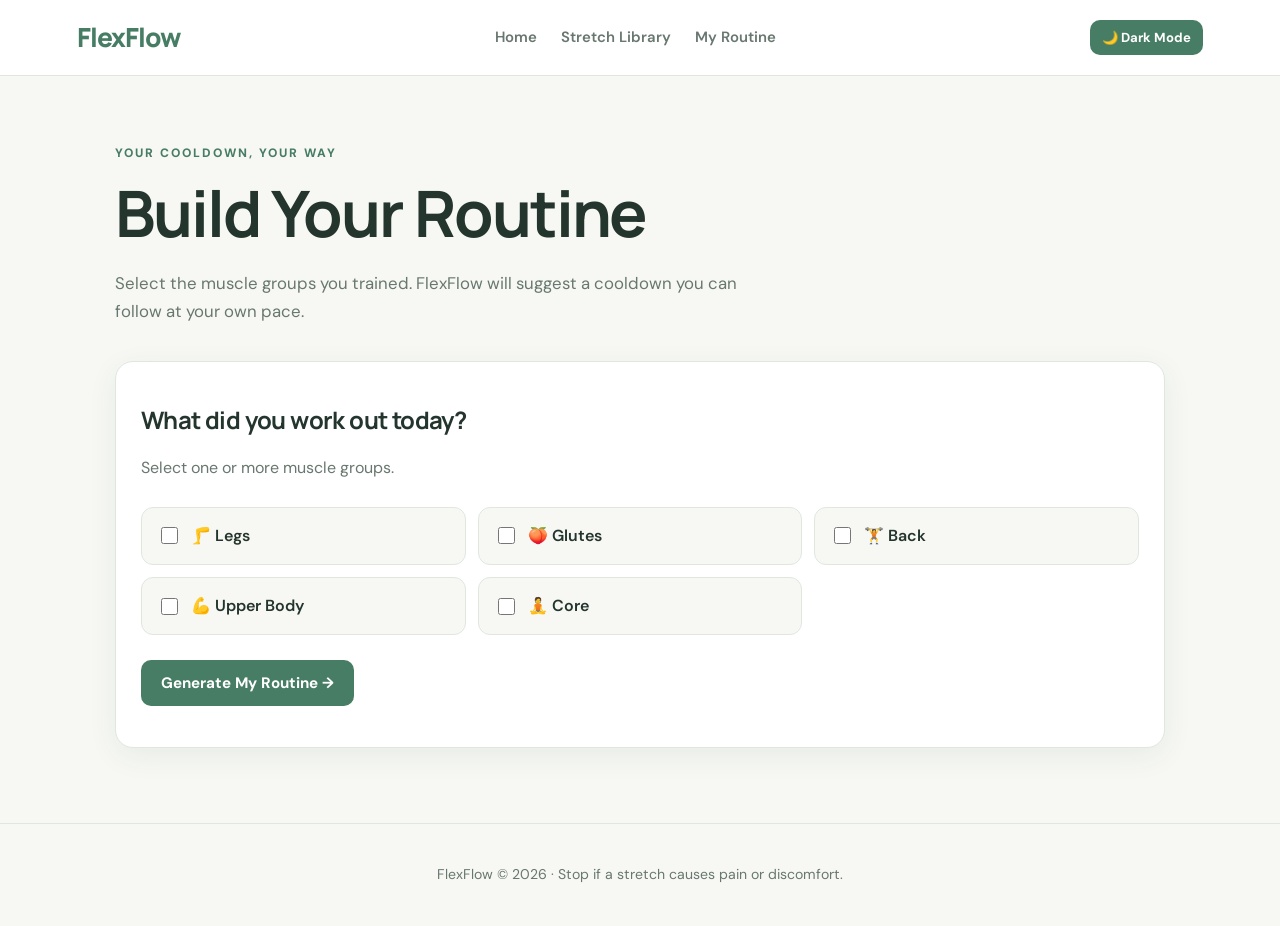
<file: routine.html>
<!DOCTYPE html>
<html lang="en">
<head>
  <meta charset="UTF-8">
  <meta name="viewport" content="width=device-width, initial-scale=1.0">
  <title>FlexFlow | My Routine</title>
  <link rel="stylesheet" href="style.css">
  <script src="script.js" defer></script>
</head>
<body>
  <header class="site-header">
    <a class="logo" href="index.html">FlexFlow</a>
    <nav>
      <a href="index.html">Home</a>
      <a href="stretches.html">Stretch Library</a>
      <a href="routine.html">My Routine</a>
    </nav>
    <button id="theme-toggle" class="small-button" type="button">🌙 Dark Mode</button>
  </header>

  <main class="page-container">
    <p class="eyebrow">YOUR COOLDOWN, YOUR WAY</p>
    <h1>Build Your Routine</h1>
    <p class="page-intro">Select the muscle groups you trained. FlexFlow will suggest a cooldown you can follow at your own pace.</p>

    <section class="routine-builder">
      <h2>What did you work out today?</h2>
      <p>Select one or more muscle groups.</p>

      <div class="checkbox-grid">
        <label class="check-card">
          <input type="checkbox" name="muscle" value="legs">
          <span>🦵 Legs</span>
        </label>
        <label class="check-card">
          <input type="checkbox" name="muscle" value="glutes">
          <span>🍑 Glutes</span>
        </label>
        <label class="check-card">
          <input type="checkbox" name="muscle" value="back">
          <span>🏋️ Back</span>
        </label>
        <label class="check-card">
          <input type="checkbox" name="muscle" value="upper">
          <span>💪 Upper Body</span>
        </label>
        <label class="check-card">
          <input type="checkbox" name="muscle" value="core">
          <span>🧘 Core</span>
        </label>
      </div>

      <button id="generate-routine" class="button" type="button">Generate My Routine →</button>
      <p id="routine-message" class="message" aria-live="polite"></p>
    </section>

    <section id="routine-results" class="routine-results" hidden>
      <div class="results-heading">
        <div>
          <p class="eyebrow">READY WHEN YOU ARE</p>
          <h2>Your Stretching Plan</h2>
          <p id="routine-summary"></p>
        </div>
        <button id="print-routine" class="button secondary" type="button">Print Routine</button>
      </div>

      <div id="routine-list" class="routine-list"></div>

      <section class="timer-card">
        <p class="eyebrow">STRETCH TIMER</p>
        <h2 id="timer-display">00:30</h2>
        <p id="timer-status" aria-live="polite">Ready to begin? Choose a stretch and start your timer.</p>
        <div class="timer-buttons">
          <button id="start-timer" class="button" type="button">Start 30 Seconds</button>
          <button id="reset-timer" class="button secondary" type="button">Reset Timer</button>
        </div>
      </section>
    </section>
  </main>

  <footer>
    <p>FlexFlow © 2026 · Stop if a stretch causes pain or discomfort.</p>
  </footer>
</body>
</html>
</file>
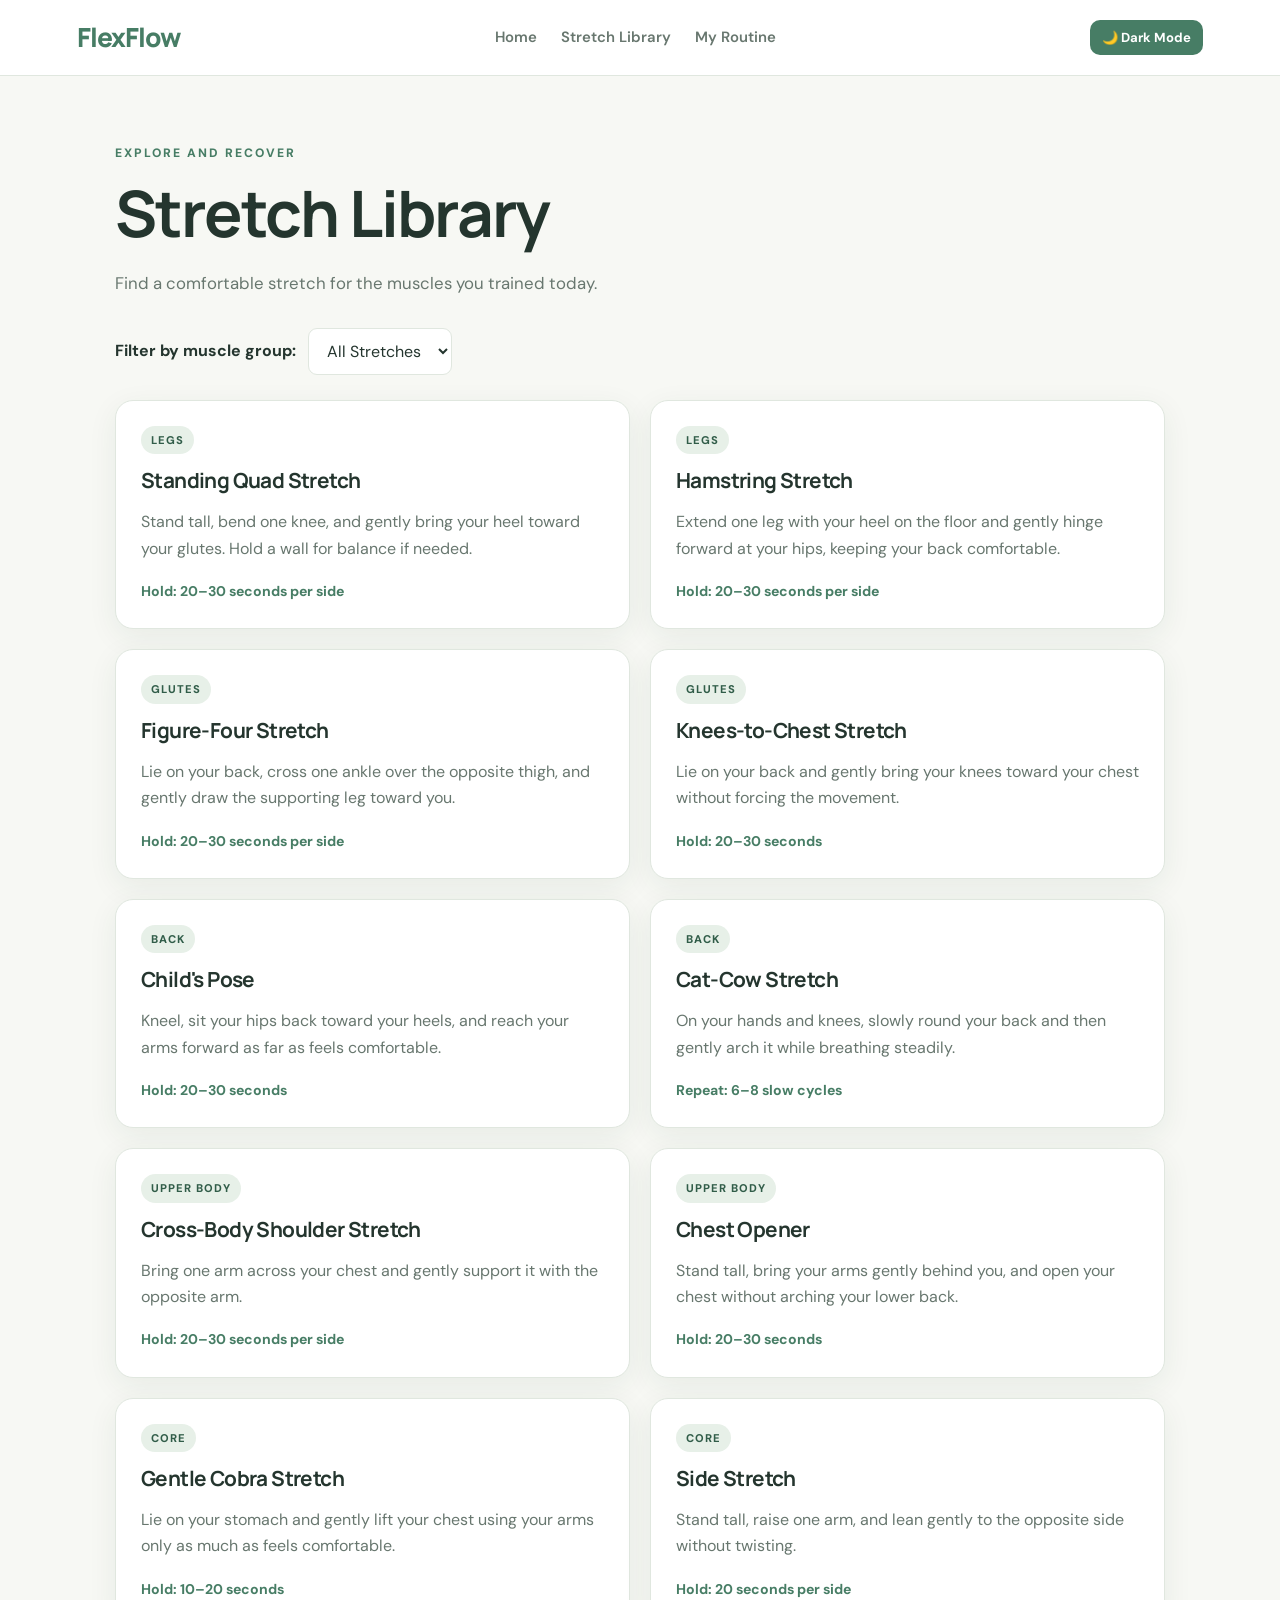
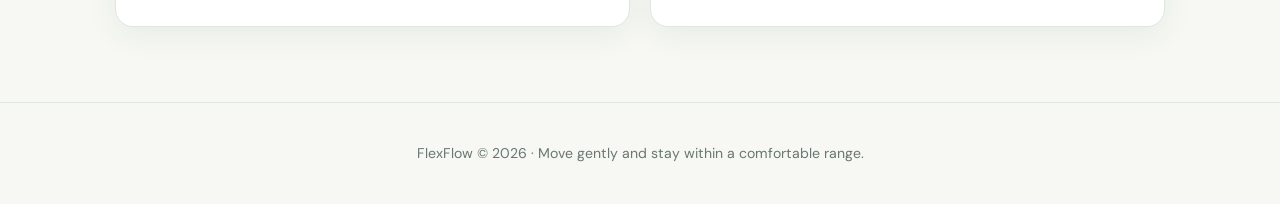
<file: stretches.html>
<!DOCTYPE html>
<html lang="en">
<head>
  <meta charset="UTF-8">
  <meta name="viewport" content="width=device-width, initial-scale=1.0">
  <title>FlexFlow | Stretch Library</title>
  <link rel="stylesheet" href="style.css">
  <script src="script.js" defer></script>
</head>
<body>
  <header class="site-header">
    <a class="logo" href="index.html">FlexFlow</a>
    <nav>
      <a href="index.html">Home</a>
      <a href="stretches.html">Stretch Library</a>
      <a href="routine.html">My Routine</a>
    </nav>
    <button id="theme-toggle" class="small-button" type="button">🌙 Dark Mode</button>
  </header>

  <main class="page-container">
    <p class="eyebrow">EXPLORE AND RECOVER</p>
    <h1>Stretch Library</h1>
    <p class="page-intro">Find a comfortable stretch for the muscles you trained today.</p>

    <div class="filter-bar">
      <label for="stretch-filter">Filter by muscle group:</label>
      <select id="stretch-filter">
        <option value="all">All Stretches</option>
        <option value="legs">Legs</option>
        <option value="glutes">Glutes</option>
        <option value="back">Back</option>
        <option value="upper">Upper Body</option>
        <option value="core">Core</option>
      </select>
    </div>

    <section id="stretch-list" class="stretch-grid">
      <article class="stretch-card" data-group="legs">
        <span class="tag">LEGS</span>
        <h2>Standing Quad Stretch</h2>
        <p>Stand tall, bend one knee, and gently bring your heel toward your glutes. Hold a wall for balance if needed.</p>
        <p class="stretch-time">Hold: 20–30 seconds per side</p>
      </article>

      <article class="stretch-card" data-group="legs">
        <span class="tag">LEGS</span>
        <h2>Hamstring Stretch</h2>
        <p>Extend one leg with your heel on the floor and gently hinge forward at your hips, keeping your back comfortable.</p>
        <p class="stretch-time">Hold: 20–30 seconds per side</p>
      </article>

      <article class="stretch-card" data-group="glutes">
        <span class="tag">GLUTES</span>
        <h2>Figure-Four Stretch</h2>
        <p>Lie on your back, cross one ankle over the opposite thigh, and gently draw the supporting leg toward you.</p>
        <p class="stretch-time">Hold: 20–30 seconds per side</p>
      </article>

      <article class="stretch-card" data-group="glutes">
        <span class="tag">GLUTES</span>
        <h2>Knees-to-Chest Stretch</h2>
        <p>Lie on your back and gently bring your knees toward your chest without forcing the movement.</p>
        <p class="stretch-time">Hold: 20–30 seconds</p>
      </article>

      <article class="stretch-card" data-group="back">
        <span class="tag">BACK</span>
        <h2>Child's Pose</h2>
        <p>Kneel, sit your hips back toward your heels, and reach your arms forward as far as feels comfortable.</p>
        <p class="stretch-time">Hold: 20–30 seconds</p>
      </article>

      <article class="stretch-card" data-group="back">
        <span class="tag">BACK</span>
        <h2>Cat-Cow Stretch</h2>
        <p>On your hands and knees, slowly round your back and then gently arch it while breathing steadily.</p>
        <p class="stretch-time">Repeat: 6–8 slow cycles</p>
      </article>

      <article class="stretch-card" data-group="upper">
        <span class="tag">UPPER BODY</span>
        <h2>Cross-Body Shoulder Stretch</h2>
        <p>Bring one arm across your chest and gently support it with the opposite arm.</p>
        <p class="stretch-time">Hold: 20–30 seconds per side</p>
      </article>

      <article class="stretch-card" data-group="upper">
        <span class="tag">UPPER BODY</span>
        <h2>Chest Opener</h2>
        <p>Stand tall, bring your arms gently behind you, and open your chest without arching your lower back.</p>
        <p class="stretch-time">Hold: 20–30 seconds</p>
      </article>

      <article class="stretch-card" data-group="core">
        <span class="tag">CORE</span>
        <h2>Gentle Cobra Stretch</h2>
        <p>Lie on your stomach and gently lift your chest using your arms only as much as feels comfortable.</p>
        <p class="stretch-time">Hold: 10–20 seconds</p>
      </article>

      <article class="stretch-card" data-group="core">
        <span class="tag">CORE</span>
        <h2>Side Stretch</h2>
        <p>Stand tall, raise one arm, and lean gently to the opposite side without twisting.</p>
        <p class="stretch-time">Hold: 20 seconds per side</p>
      </article>
    </section>

    <p id="no-stretches" hidden>No stretches found for this group.</p>
  </main>

  <footer>
    <p>FlexFlow © 2026 · Move gently and stay within a comfortable range.</p>
  </footer>
</body>
</html>
</file>
<file: style.css>
@import url('https://fonts.googleapis.com/css2?family=DM+Sans:wght@400;500;600;700&family=Manrope:wght@400;500;600;700;800&display=swap');

:root {
  --bg: #f7f8f4;
  --surface: #ffffff;
  --text: #24352e;
  --muted: #68776f;
  --accent: #477d65;
  --accent-dark: #315d49;
  --soft: #e7f0e8;
  --border: #e0e7df;
  --shadow: 0 8px 30px rgba(34, 65, 47, 0.07);
}

* {
  box-sizing: border-box;
}

html {
  scroll-behavior: smooth;
}

body {
  margin: 0;
  background: var(--bg);
  color: var(--text);
  font-family: "DM Sans", sans-serif;
  line-height: 1.65;
  transition: background 0.2s, color 0.2s;
}

h1, h2, h3, .logo {
  font-family: "Manrope", sans-serif;
  line-height: 1.2;
}

h1 {
  font-size: clamp(2.3rem, 6vw, 4rem);
  letter-spacing: -2px;
  margin: 12px 0 18px;
}

h2 {
  letter-spacing: -0.6px;
}

p {
  color: var(--muted);
}

a {
  color: inherit;
  text-decoration: none;
}

.site-header {
  display: flex;
  align-items: center;
  justify-content: space-between;
  gap: 22px;
  flex-wrap: wrap;
  padding: 20px 6%;
  border-bottom: 1px solid var(--border);
  background: var(--surface);
}

.logo {
  font-size: 1.65rem;
  font-weight: 800;
  color: var(--accent);
  letter-spacing: -1px;
}

nav {
  display: flex;
  gap: 24px;
  flex-wrap: wrap;
}

nav a {
  color: var(--muted);
  font-weight: 600;
  font-size: 0.93rem;
}

nav a:hover {
  color: var(--accent);
}

.button, .small-button {
  display: inline-block;
  border: 0;
  border-radius: 10px;
  background: var(--accent);
  color: white;
  font-family: inherit;
  font-size: 0.95rem;
  font-weight: 700;
  padding: 13px 20px;
  cursor: pointer;
  text-align: center;
  transition: background 0.2s, transform 0.2s;
}

.button:hover, .small-button:hover {
  background: var(--accent-dark);
  transform: translateY(-1px);
}

.small-button {
  padding: 9px 12px;
  font-size: 0.82rem;
}

.button.secondary {
  background: var(--soft);
  color: var(--accent-dark);
}

.button.secondary:hover {
  background: var(--border);
}

.hero {
  max-width: 1100px;
  margin: 0 auto;
  padding: 85px 28px 70px;
  text-align: center;
}

.eyebrow {
  color: var(--accent);
  font-size: 0.76rem;
  font-weight: 800;
  letter-spacing: 2px;
  text-transform: uppercase;
}

.hero h1 span {
  color: var(--accent);
}

.hero-text {
  max-width: 620px;
  margin: 0 auto 28px;
  font-size: 1.1rem;
}

/* Homepage image */
.hero-image {
  display: block;
  width: 100%;
  max-width: 750px;
  max-height: 350px;
  object-fit: cover;
  margin: 30px auto;
  border-radius: 18px;
  box-shadow: var(--shadow);
}

.hero-buttons {
  display: flex;
  justify-content: center;
  flex-wrap: wrap;
  gap: 12px;
}

/* Homepage benefits list */
.benefits {
  margin: 50px auto 0;
  max-width: 600px;
  text-align: left;
  background: var(--surface);
  border: 1px solid var(--border);
  border-radius: 18px;
  padding: 25px 30px;
}

.benefits h2 {
  text-align: center;
}

.benefits-list {
  display: inline-block;
  margin: 20px auto;
  padding-left: 24px;
  text-align: left;
  color: var(--muted);
  line-height: 2;
}

.feature-grid, .stretch-grid {
  display: grid;
  grid-template-columns: repeat(3, minmax(0, 1fr));
  gap: 20px;
  margin-top: 55px;
  text-align: left;
}

.feature-card, .stretch-card, .routine-builder, .timer-card {
  background: var(--surface);
  border: 1px solid var(--border);
  border-radius: 18px;
  padding: 25px;
  box-shadow: var(--shadow);
}

.feature-icon {
  font-size: 1.8rem;
}

.feature-card h3 {
  margin-bottom: 8px;
}

.feature-card p, .stretch-card p {
  margin-bottom: 0;
}

.page-container {
  width: min(1050px, 90%);
  margin: 0 auto;
  padding: 55px 0 75px;
}

.page-intro {
  max-width: 650px;
  font-size: 1.05rem;
}

.filter-bar {
  display: flex;
  align-items: center;
  flex-wrap: wrap;
  gap: 12px;
  margin: 30px 0 10px;
}

.filter-bar label {
  font-weight: 700;
}

select {
  background: var(--surface);
  color: var(--text);
  border: 1px solid var(--border);
  border-radius: 9px;
  padding: 11px 14px;
  font: inherit;
}

.stretch-grid {
  grid-template-columns: repeat(2, minmax(0, 1fr));
  margin-top: 25px;
}

.stretch-card h2 {
  font-size: 1.3rem;
  margin: 14px 0 10px;
}

.tag {
  display: inline-block;
  border-radius: 30px;
  background: var(--soft);
  color: var(--accent-dark);
  padding: 5px 10px;
  font-size: 0.7rem;
  font-weight: 800;
  letter-spacing: 1px;
}

.stretch-time {
  color: var(--accent);
  font-weight: 700;
  font-size: 0.88rem;
  margin-top: 18px;
}

.routine-builder {
  margin-top: 35px;
}

.checkbox-grid {
  display: grid;
  grid-template-columns: repeat(3, minmax(0, 1fr));
  gap: 12px;
  margin: 25px 0;
}

.check-card {
  display: flex;
  align-items: center;
  gap: 10px;
  background: var(--bg);
  border: 1px solid var(--border);
  border-radius: 12px;
  padding: 15px;
  cursor: pointer;
  font-weight: 600;
}

.check-card:has(input:checked) {
  border-color: var(--accent);
  background: var(--soft);
}

.check-card input {
  accent-color: var(--accent);
  width: 17px;
  height: 17px;
}

.message {
  color: #a04a38;
  font-weight: 600;
}

.routine-results {
  margin-top: 45px;
}

.results-heading {
  display: flex;
  align-items: center;
  justify-content: space-between;
  flex-wrap: wrap;
  gap: 15px;
  margin-bottom: 25px;
}

.results-heading h2 {
  margin: 8px 0;
}

.routine-list {
  display: grid;
  gap: 14px;
}

.routine-item {
  display: flex;
  align-items: flex-start;
  gap: 15px;
  background: var(--surface);
  border: 1px solid var(--border);
  border-radius: 14px;
  padding: 20px;
}

.routine-item input {
  margin-top: 6px;
  width: 18px;
  height: 18px;
  accent-color: var(--accent);
}

.routine-item h3 {
  margin: 0 0 6px;
}

.routine-item p {
  margin: 0;
}

.routine-item .stretch-time {
  margin-top: 10px;
}

.routine-item.completed {
  opacity: 0.65;
}

.routine-item.completed h3 {
  text-decoration: line-through;
}

.timer-card {
  text-align: center;
  margin-top: 28px;
}

#timer-display {
  font-size: 3.5rem;
  margin: 8px 0;
  font-variant-numeric: tabular-nums;
}

.timer-buttons {
  display: flex;
  justify-content: center;
  gap: 10px;
  flex-wrap: wrap;
}

footer {
  padding: 25px 6%;
  border-top: 1px solid var(--border);
  text-align: center;
  font-size: 0.88rem;
}

body.dark-mode {
  --bg: #17221c;
  --surface: #202e26;
  --text: #edf4ee;
  --muted: #b5c2b8;
  --accent: #8dc6a5;
  --accent-dark: #b0dfbf;
  --soft: #2d4335;
  --border: #35483b;
  --shadow: 0 8px 30px rgba(0, 0, 0, 0.12);
}

body.dark-mode .button.secondary {
  color: var(--text);
}

body.dark-mode .tag {
  color: var(--text);
}

body.dark-mode .message {
  color: #ffb4a3;
}

[hidden] {
  display: none !important;
}

@media (max-width: 760px) {
  .site-header {
    padding: 18px 5%;
  }

  nav {
    order: 3;
    width: 100%;
    gap: 16px;
  }

  .feature-grid, .stretch-grid {
    grid-template-columns: 1fr;
  }

  .checkbox-grid {
    grid-template-columns: repeat(2, minmax(0, 1fr));
  }

  .hero {
    padding-top: 55px;
  }

  .page-container {
    padding-top: 38px;
  }
}

@media (max-width: 420px) {
  .checkbox-grid {
    grid-template-columns: 1fr;
  }

  .button {
    width: 100%;
  }

  .hero-buttons {
    flex-direction: column;
  }
}

@media print {
  .site-header, footer, .routine-builder, .timer-card,
  .results-heading button {
    display: none !important;
  }

  body {
    background: white;
    color: black;
  }

  .routine-item {
    break-inside: avoid;
    box-shadow: none;
  }

  .page-container {
    width: 100%;
  }
}
</file>
